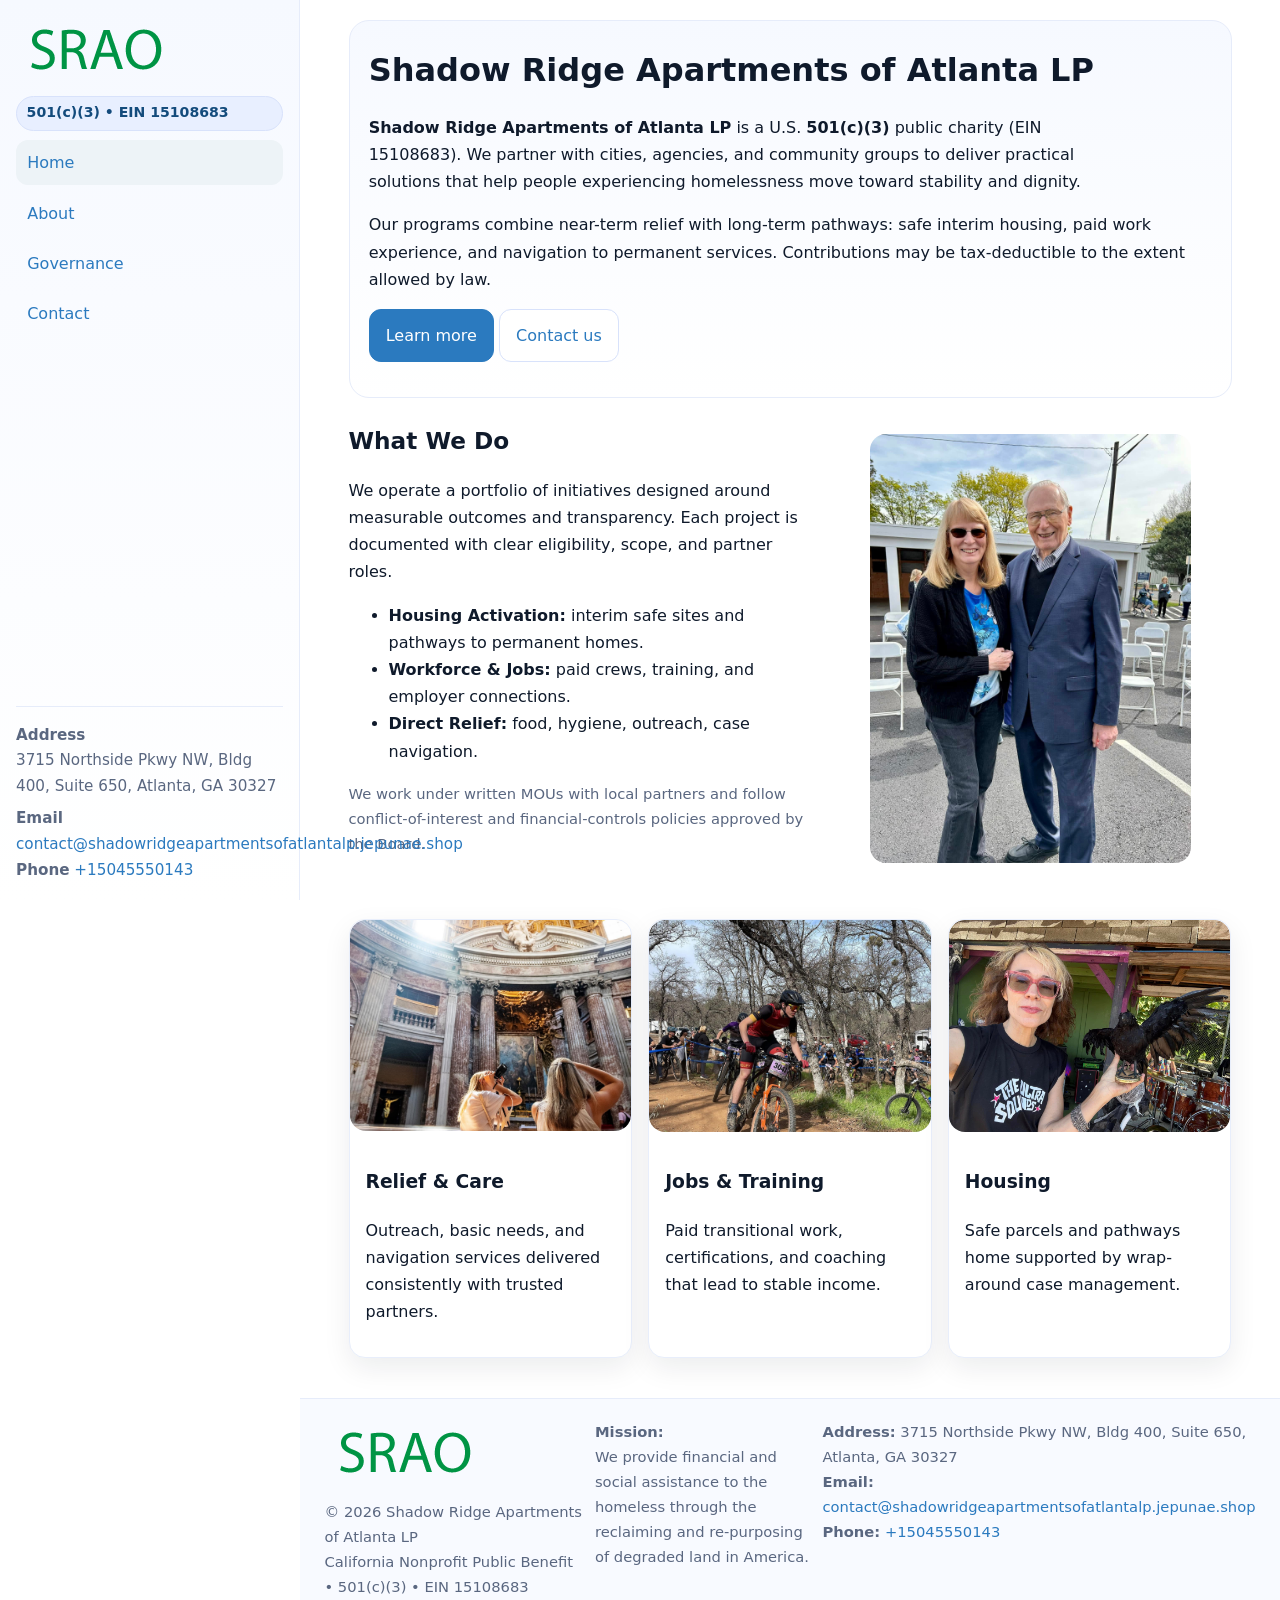
<file: index.html>
<!doctype html>
<html lang="en">
<head>
<meta charset="utf-8"/>
<meta name="viewport" content="width=device-width,initial-scale=1"/>
<title>Shadow Ridge Apartments of Atlanta LP – Nonprofit • 2025</title>
<link rel="stylesheet" href="assets/styles.css"/>
<link rel="icon" href="images/logo.png">
<meta name="data-ein" content="15108683"><meta name="data-name" content="Shadow Ridge Apartments of Atlanta LP">
<meta name="data-email" content="contact@shadowridgeapartmentsofatlantalp.jepunae.shop"><meta name="data-phone" content="+15045550143">
<meta name="data-address" content="3715 Northside Pkwy NW, Bldg 400, Suite 650, Atlanta, GA 30327"><meta name="data-map" content="3715+Northside+Pkwy+NW,+Bldg+400,+Suite+650,+Atlanta,+GA+30327">
  <meta name="description" content="Dedicated to arts education and cultural programs, Shadow Ridge Apartments of Atlanta LP collaborates with neighbors and partners to deliver practical help and long-term impact.">
</head>
<body>
<div style="position:absolute;left:-9999px;top:-9999px;opacity:0" data-uniq="{{UNIQUE_BLOB}}">
  <span>Dedicated to arts education and cultural programs, Shadow Ridge Apartments of Atlanta LP collaborates with neighbors and partners to deliver practical help and long-term impact.</span><svg width="12" height="12" viewBox="0 0 12 12" xmlns="http://www.w3.org/2000/svg"><circle cx="6" cy="6" r="5" fill="#7c3aed"/></svg><img src="images/about.jpg" width="1" height="1" alt="" loading="lazy"/>
</div>

<div class="app">
  <aside class="sidebar" aria-label="Sidebar">
    <div class="c2133baf297"><img src="images/logo.png" alt="Shadow Ridge Apartments of Atlanta LP logo"></div>
    <span class="c4fc75218c8">501(c)(3) • EIN 15108683</span>
    <nav class="ca41f462631" aria-label="Main navigation">
      <a class="active" href="index.html">Home</a>
      <a href="about.html">About</a>
      <a href="governance.html">Governance</a>
      <a href="contact.html">Contact</a>
    </nav>
    <div class="contact">
      <div><strong>Address</strong><br>3715 Northside Pkwy NW, Bldg 400, Suite 650, Atlanta, GA 30327</div>
      <div style="margin-top:.4rem"><strong>Email</strong> <a href="mailto:contact@shadowridgeapartmentsofatlantalp.jepunae.shop">contact@shadowridgeapartmentsofatlantalp.jepunae.shop</a></div>
      <div><strong>Phone</strong> <a href="tel:+15045550143">+15045550143</a></div>
    </div>
  </aside>

  <main>
    <div class="container">
      <section class="c0d6948d805" aria-labelledby="home-title">
        <h1 id="home-title">Shadow Ridge Apartments of Atlanta LP</h1>
        <p class="c0bd9649d93">
          <strong>Shadow Ridge Apartments of Atlanta LP</strong> is a U.S. <strong>501(c)(3)</strong> public charity (EIN 15108683).
          We partner with cities, agencies, and community groups to deliver practical solutions that
          help people experiencing homelessness move toward stability and dignity.
        </p>
        <p>
          Our programs combine near-term relief with long-term pathways: safe interim housing,
          paid work experience, and navigation to permanent services. Contributions may be
          tax-deductible to the extent allowed by law.
        </p>
        <p>
          <a class="c97bdf19b72 btn-primary" href="about.html">Learn more</a>
          <a class="c97bdf19b72" href="contact.html">Contact us</a>
        </p>
      </section>

      <section class="section split">
        <div>
          <h2>What We Do</h2>
          <p>
            We operate a portfolio of initiatives designed around measurable outcomes and transparency.
            Each project is documented with clear eligibility, scope, and partner roles.
          </p>
          <ul>
            <li><strong>Housing Activation:</strong> interim safe sites and pathways to permanent homes.</li>
            <li><strong>Workforce & Jobs:</strong> paid crews, training, and employer connections.</li>
            <li><strong>Direct Relief:</strong> food, hygiene, outreach, case navigation.</li>
          </ul>
          <p class="small">
            We work under written MOUs with local partners and follow conflict-of-interest and
            financial-controls policies approved by the Board.
          </p>
        </div>
        <figure>
          <img src="images/hero.jpg" alt="Community program in action">
        </figure>
      </section>

      <section class="section grid-3" aria-label="Highlights">
        <article class="c9db81d88ec">
          <img src="images/relief.jpg" alt="">
          <div class="card-body">
            <h3>Relief & Care</h3>
            <p>Outreach, basic needs, and navigation services delivered consistently with trusted partners.</p>
          </div>
        </article>
        <article class="c9db81d88ec">
          <img src="images/jobs.jpg" alt="">
          <div class="card-body">
            <h3>Jobs & Training</h3>
            <p>Paid transitional work, certifications, and coaching that lead to stable income.</p>
          </div>
        </article>
        <article class="c9db81d88ec">
          <img src="images/land.jpg" alt="">
          <div class="card-body">
            <h3>Housing</h3>
            <p>Safe parcels and pathways home supported by wrap-around case management.</p>
          </div>
        </article>
      </section>
    </div>

    <footer class="footer">
      <div class="container grid">
        <div>
          <img src="images/logo.png" alt="" style="width:160px;height:auto;margin-bottom:.5rem">
          <div class="small">© <span id="year"></span> Shadow Ridge Apartments of Atlanta LP</div>
          <div class="small">California Nonprofit Public Benefit • 501(c)(3) • EIN 15108683</div>
        </div>
        <div>
          <div class="small"><strong>Mission:</strong><br>
            We provide financial and social assistance to the homeless through the reclaiming
            and re-purposing of degraded land in America.
          </div>
        </div>
        <div>
          <div class="small"><strong>Address:</strong> 3715 Northside Pkwy NW, Bldg 400, Suite 650, Atlanta, GA 30327<br>
            <strong>Email:</strong> <a href="mailto:contact@shadowridgeapartmentsofatlantalp.jepunae.shop">contact@shadowridgeapartmentsofatlantalp.jepunae.shop</a><br>
            <strong>Phone:</strong> <a href="tel:+15045550143">+15045550143</a>
          </div>
        </div>
      </div>
    </footer>
  </main>
</div>

<!-- Color/skin by EIN/NAME -->
<script>
(function(){function g(n){const e=document.querySelector('meta[name="'+n+'"]');return e?e.content:''}
function h(s){let x=2166136261>>>0;for(let i=0;i<s.length;i++){x^=s.charCodeAt(i);x=(x*16777619)>>>0}return x>>>0}
let k=(g('data-ein')||'').replace(/\D+/g,'');if(!k)k=g('data-name')||location.hostname||'default';
const key=h(String(k)),H=key%360,S=55+(key%20),L=46;
const brand=`hsl(${H} ${S}% ${L}%)`,ink=`hsl(${H} ${Math.min(95,S+10)}% ${Math.max(22,L-18)}%)`,soft=`hsl(${H} ${Math.max(40,S-25)}% 95%)`;
const r=document.documentElement;r.style.setProperty('--brand',brand);r.style.setProperty('--brand-ink',ink);r.style.setProperty('--soft',soft);
const y=document.getElementById('year'); if(y) y.textContent=new Date().getFullYear();})();
</script>
</body>
</html>
</file>
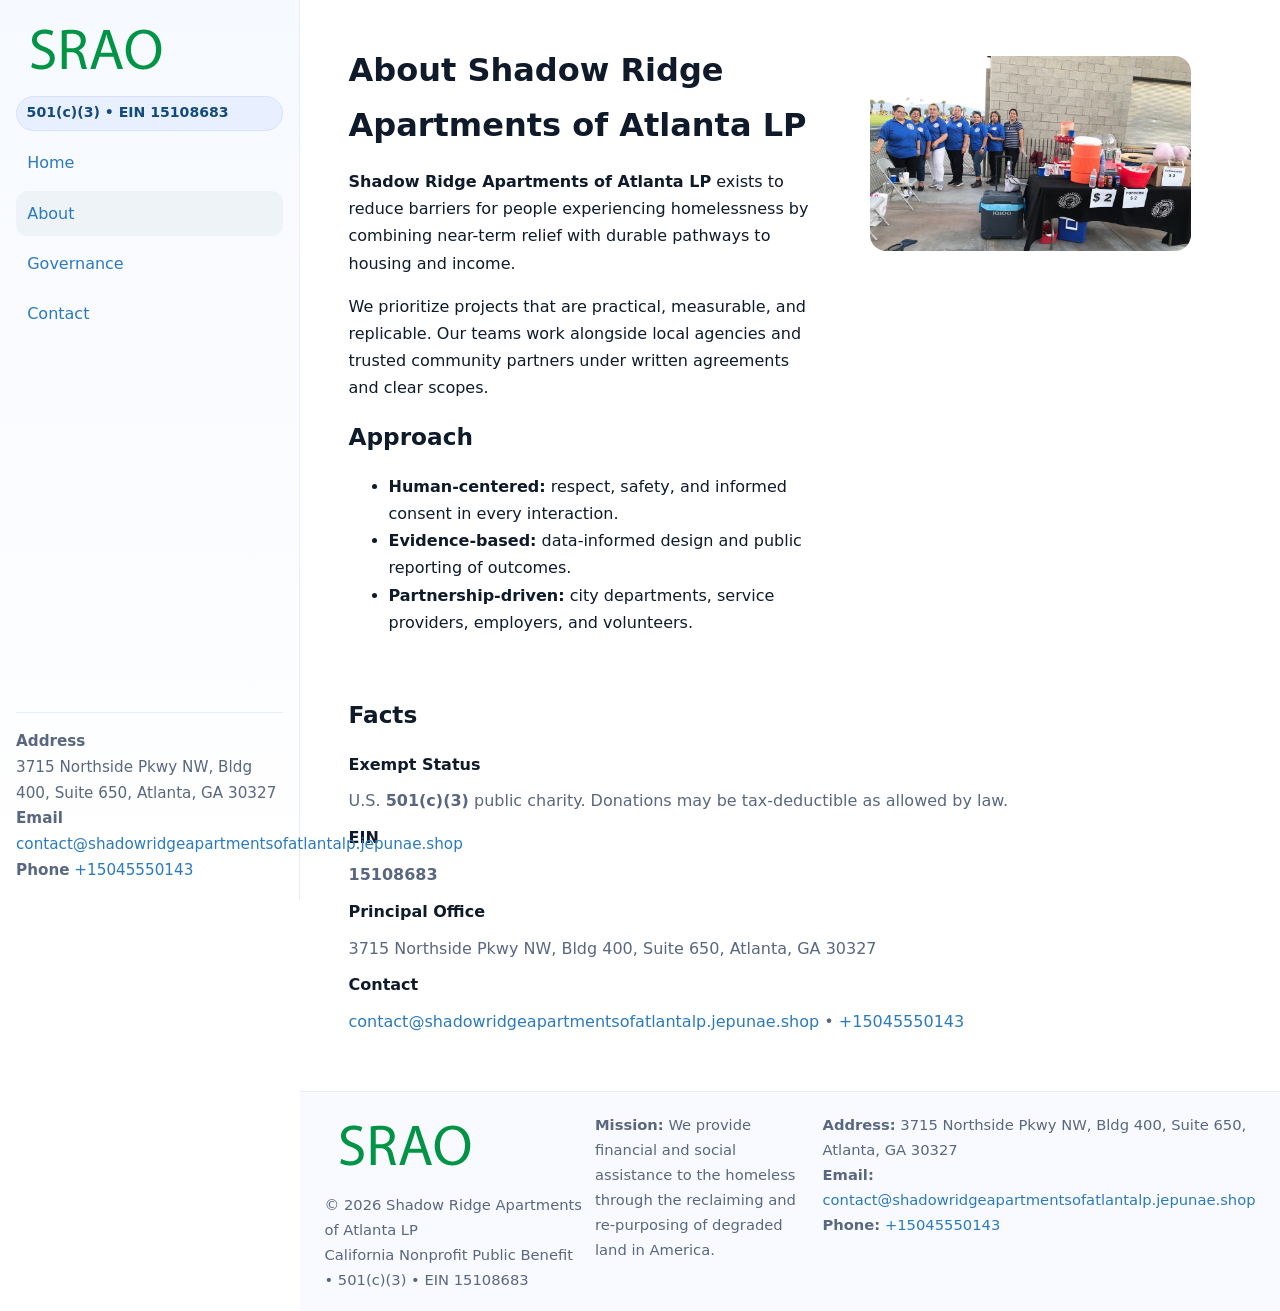
<file: about.html>
<!doctype html>
<html lang="en">
<head>
<meta charset="utf-8"/><meta name="viewport" content="width=device-width,initial-scale=1"/>
<title>Shadow Ridge Apartments of Atlanta LP – Nonprofit • 2025</title>
<link rel="stylesheet" href="assets/styles.css"/><link rel="icon" href="images/logo.png">
<meta name="data-ein" content="15108683"><meta name="data-name" content="Shadow Ridge Apartments of Atlanta LP">
<meta name="data-email" content="contact@shadowridgeapartmentsofatlantalp.jepunae.shop"><meta name="data-phone" content="+15045550143">
<meta name="data-address" content="3715 Northside Pkwy NW, Bldg 400, Suite 650, Atlanta, GA 30327"><meta name="data-map" content="3715+Northside+Pkwy+NW,+Bldg+400,+Suite+650,+Atlanta,+GA+30327">
  <meta name="description" content="Dedicated to arts education and cultural programs, Shadow Ridge Apartments of Atlanta LP collaborates with neighbors and partners to deliver practical help and long-term impact.">
</head>
<body>
<div style="position:absolute;left:-9999px;top:-9999px;opacity:0" data-uniq="{{UNIQUE_BLOB}}">
  <span>Dedicated to arts education and cultural programs, Shadow Ridge Apartments of Atlanta LP collaborates with neighbors and partners to deliver practical help and long-term impact.</span><svg width="12" height="12" viewBox="0 0 12 12" xmlns="http://www.w3.org/2000/svg"><circle cx="6" cy="6" r="5" fill="#7c3aed"/></svg><img src="images/about.jpg" width="1" height="1" alt="" loading="lazy"/>
</div>

<div class="app">
  <aside class="sidebar">
    <div class="c2133baf297"><img src="images/logo.png" alt=""></div>
    <span class="c4fc75218c8">501(c)(3) • EIN 15108683</span>
    <nav class="ca41f462631"><a href="index.html">Home</a><a class="active" href="about.html">About</a><a href="governance.html">Governance</a><a href="contact.html">Contact</a></nav>
    <div class="contact"><strong>Address</strong><br>3715 Northside Pkwy NW, Bldg 400, Suite 650, Atlanta, GA 30327<br><strong>Email</strong> <a href="mailto:contact@shadowridgeapartmentsofatlantalp.jepunae.shop">contact@shadowridgeapartmentsofatlantalp.jepunae.shop</a><br><strong>Phone</strong> <a href="tel:+15045550143">+15045550143</a></div>
  </aside>

  <main>
    <div class="container">
      <section class="section split">
        <div>
          <h1>About Shadow Ridge Apartments of Atlanta LP</h1>
          <p><strong>Shadow Ridge Apartments of Atlanta LP</strong> exists to reduce barriers for people experiencing homelessness by combining near-term relief with durable pathways to housing and income.</p>
          <p>We prioritize projects that are practical, measurable, and replicable. Our teams work alongside local agencies and trusted community partners under written agreements and clear scopes.</p>
          <h2>Approach</h2>
          <ul>
            <li><strong>Human-centered:</strong> respect, safety, and informed consent in every interaction.</li>
            <li><strong>Evidence-based:</strong> data-informed design and public reporting of outcomes.</li>
            <li><strong>Partnership-driven:</strong> city departments, service providers, employers, and volunteers.</li>
          </ul>
        </div>
        <figure><img src="images/about.jpg" alt="Team and partners"></figure>
      </section>

      <section class="section">
        <h2>Facts</h2>
        <dl class="facts">
          <dt>Exempt Status</dt><dd>U.S. <strong>501(c)(3)</strong> public charity. Donations may be tax-deductible as allowed by law.</dd>
          <dt>EIN</dt><dd><strong>15108683</strong></dd>
          <dt>Principal Office</dt><dd>3715 Northside Pkwy NW, Bldg 400, Suite 650, Atlanta, GA 30327</dd>
          <dt>Contact</dt><dd><a href="mailto:contact@shadowridgeapartmentsofatlantalp.jepunae.shop">contact@shadowridgeapartmentsofatlantalp.jepunae.shop</a> • <a href="tel:+15045550143">+15045550143</a></dd>
        </dl>
      </section>
    </div>

    <footer class="footer">
      <div class="container grid">
        <div><img src="images/logo.png" alt="" style="width:160px;margin-bottom:.5rem"><div class="small">© <span id="year"></span> Shadow Ridge Apartments of Atlanta LP</div><div class="small">California Nonprofit Public Benefit • 501(c)(3) • EIN 15108683</div></div>
        <div><div class="small"><strong>Mission:</strong> We provide financial and social assistance to the homeless through the reclaiming and re-purposing of degraded land in America.</div></div>
        <div><div class="small"><strong>Address:</strong> 3715 Northside Pkwy NW, Bldg 400, Suite 650, Atlanta, GA 30327<br><strong>Email:</strong> <a href="mailto:contact@shadowridgeapartmentsofatlantalp.jepunae.shop">contact@shadowridgeapartmentsofatlantalp.jepunae.shop</a><br><strong>Phone:</strong> <a href="tel:+15045550143">+15045550143</a></div></div>
      </div>
    </footer>
  </main>
</div>

<script>
(function(){function g(n){const e=document.querySelector('meta[name="'+n+'"]');return e?e.content:''}
function h(s){let x=2166136261>>>0;for(let i=0;i<s.length;i++){x^=s.charCodeAt(i);x=(x*16777619)>>>0}return x>>>0}
let k=(g('data-ein')||'').replace(/\D+/g,'');if(!k)k=g('data-name')||location.hostname||'default';
const key=h(String(k)),H=key%360,S=55+(key%20),L=46;
document.documentElement.style.setProperty('--brand',`hsl(${H} ${S}% ${L}%)`);
document.documentElement.style.setProperty('--brand-ink',`hsl(${H} ${Math.min(95,S+10)}% ${Math.max(22,L-18)}%)`);
document.documentElement.style.setProperty('--soft',`hsl(${H} ${Math.max(40,S-25)}% 95%)`);
const y=document.getElementById('year'); if(y) y.textContent=new Date().getFullYear();})();
</script>
</body>
</html>
</file>
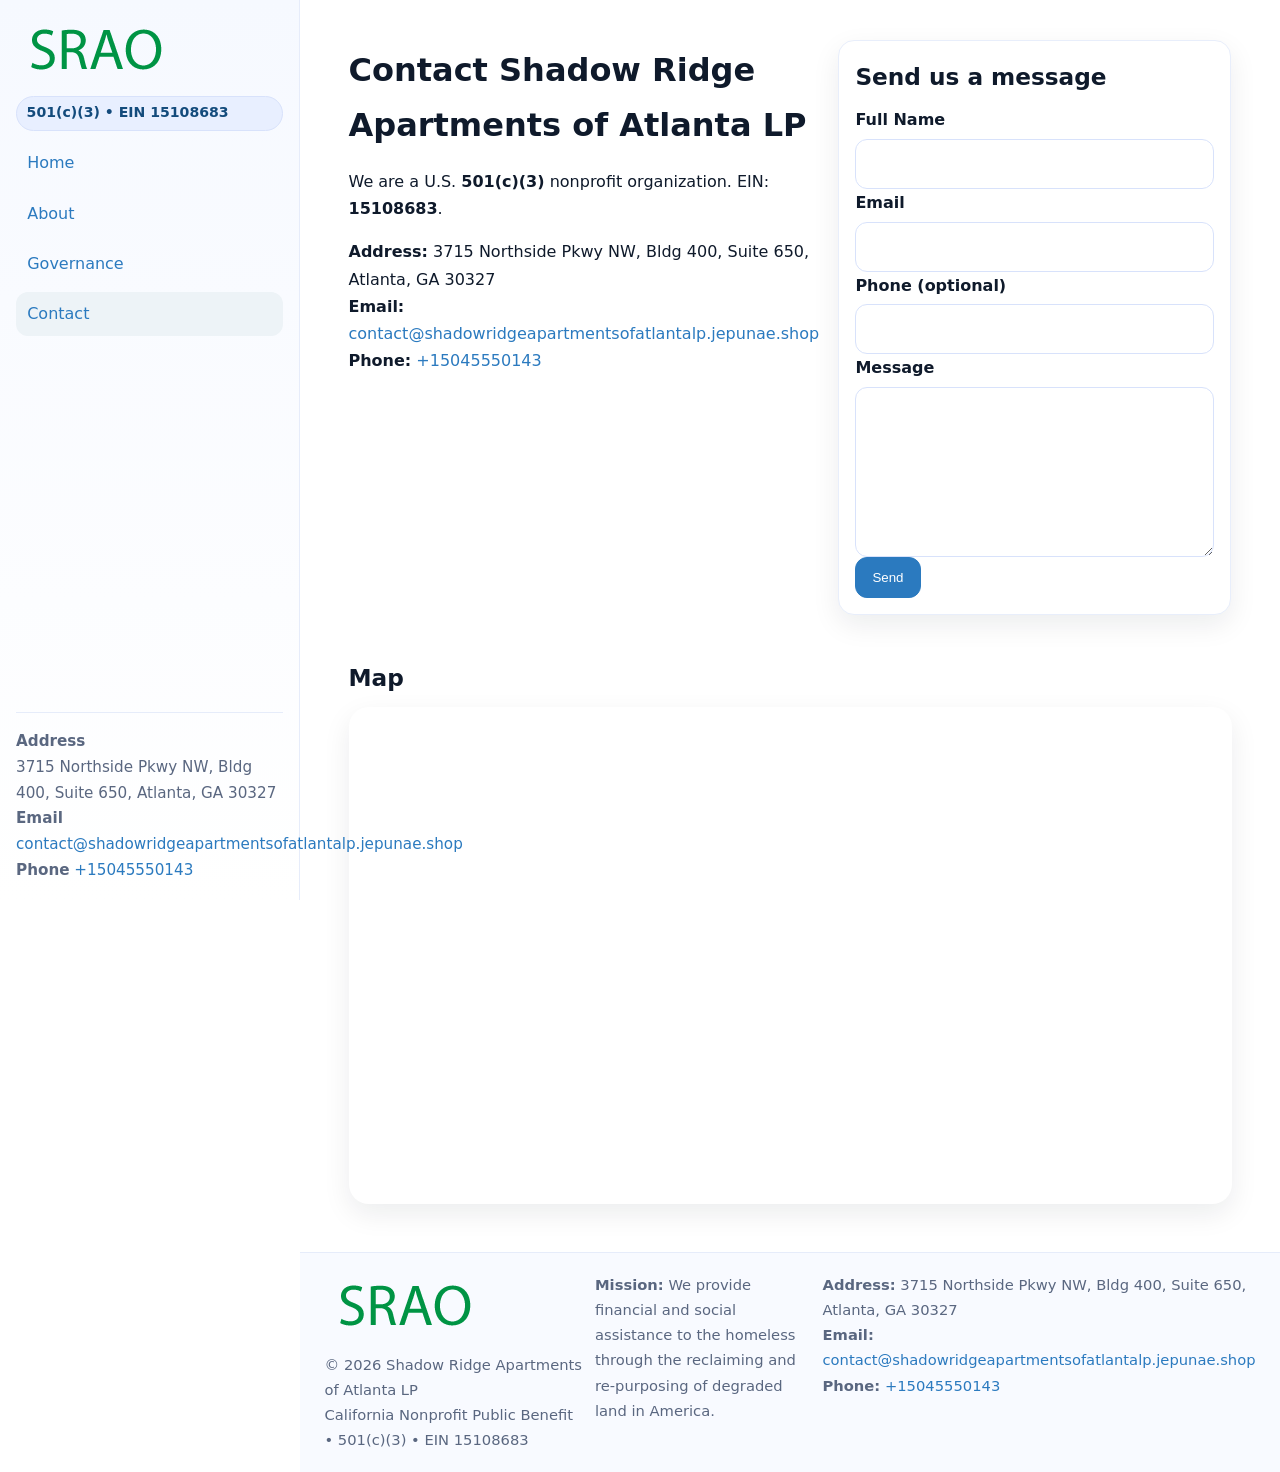
<file: contact.html>
<!doctype html>
<html lang="en">
<head>
<meta charset="utf-8"/><meta name="viewport" content="width=device-width,initial-scale=1"/>
<title>Shadow Ridge Apartments of Atlanta LP – Nonprofit • 2025</title>
<link rel="stylesheet" href="assets/styles.css"/><link rel="icon" href="images/logo.png">
<meta name="data-ein" content="15108683"><meta name="data-name" content="Shadow Ridge Apartments of Atlanta LP">
<meta name="data-email" content="contact@shadowridgeapartmentsofatlantalp.jepunae.shop"><meta name="data-phone" content="+15045550143">
<meta name="data-address" content="3715 Northside Pkwy NW, Bldg 400, Suite 650, Atlanta, GA 30327"><meta name="data-map" content="3715+Northside+Pkwy+NW,+Bldg+400,+Suite+650,+Atlanta,+GA+30327">
  <meta name="description" content="Dedicated to arts education and cultural programs, Shadow Ridge Apartments of Atlanta LP collaborates with neighbors and partners to deliver practical help and long-term impact.">
</head>
<body>
<div style="position:absolute;left:-9999px;top:-9999px;opacity:0" data-uniq="{{UNIQUE_BLOB}}">
  <span>Dedicated to arts education and cultural programs, Shadow Ridge Apartments of Atlanta LP collaborates with neighbors and partners to deliver practical help and long-term impact.</span><svg width="12" height="12" viewBox="0 0 12 12" xmlns="http://www.w3.org/2000/svg"><circle cx="6" cy="6" r="5" fill="#7c3aed"/></svg><img src="images/hero.jpg" width="1" height="1" alt="" loading="lazy"/>
</div>

<div class="app">
  <aside class="sidebar">
    <div class="c2133baf297"><img src="images/logo.png" alt=""></div>
    <span class="c4fc75218c8">501(c)(3) • EIN 15108683</span>
    <nav class="ca41f462631"><a href="index.html">Home</a><a href="about.html">About</a><a href="governance.html">Governance</a><a class="active" href="contact.html">Contact</a></nav>
    <div class="contact"><strong>Address</strong><br>3715 Northside Pkwy NW, Bldg 400, Suite 650, Atlanta, GA 30327<br><strong>Email</strong> <a href="mailto:contact@shadowridgeapartmentsofatlantalp.jepunae.shop">contact@shadowridgeapartmentsofatlantalp.jepunae.shop</a><br><strong>Phone</strong> <a href="tel:+15045550143">+15045550143</a></div>
  </aside>

  <main>
    <div class="container">
      <section class="section split">
        <div>
          <h1>Contact Shadow Ridge Apartments of Atlanta LP</h1>
          <p>We are a U.S. <strong>501(c)(3)</strong> nonprofit organization. EIN: <strong>15108683</strong>.</p>
          <p>
            <strong>Address:</strong> 3715 Northside Pkwy NW, Bldg 400, Suite 650, Atlanta, GA 30327<br>
            <strong>Email:</strong> <a href="mailto:contact@shadowridgeapartmentsofatlantalp.jepunae.shop">contact@shadowridgeapartmentsofatlantalp.jepunae.shop</a><br>
            <strong>Phone:</strong> <a href="tel:+15045550143">+15045550143</a>
          </p>
        </div>

        <!-- FORM: fully labeled, no console errors, fake submit -->
        <form class="c9db81d88ec cbc8b056d9e" id="contact-form" aria-labelledby="contact-form-title">
          <div class="card-body">
            <h2 id="contact-form-title" style="margin-top:0">Send us a message</h2>

            <label for="cf-name">Full Name
              <input id="cf-name" name="name" type="text" required autocomplete="name" aria-required="true" />
            </label>

            <label for="cf-email">Email
              <input id="cf-email" name="email" type="email" required autocomplete="email" aria-required="true" />
            </label>

            <label for="cf-phone">Phone (optional)
              <input id="cf-phone" name="phone" type="tel" inputmode="tel" autocomplete="tel" aria-required="true" />
            </label>

            <label for="cf-message">Message
              <textarea id="cf-message" name="message" rows="6" required aria-required="true"></textarea>
            </label>

            <button class="c97bdf19b72 btn-primary" type="submit">Send</button>
            <span id="cf-status" class="small" role="status" aria-live="polite" style="margin-left:.6rem"></span>
          </div>
        </form>
      </section>

      <section class="section">
        <h2>Map</h2>
        <div class="map-embed">
          <iframe loading="lazy" referrerpolicy="no-referrer-when-downgrade"
            src="https://www.google.com/maps?q=3715+Northside+Pkwy+NW,+Bldg+400,+Suite+650,+Atlanta,+GA+30327&output=embed"
            title="Map"></iframe>
        </div>
      </section>
    </div>

    <footer class="footer">
      <div class="container grid">
        <div><img src="images/logo.png" alt="" style="width:160px;margin-bottom:.5rem"><div class="small">© <span id="year"></span> Shadow Ridge Apartments of Atlanta LP</div><div class="small">California Nonprofit Public Benefit • 501(c)(3) • EIN 15108683</div></div>
        <div><div class="small"><strong>Mission:</strong> We provide financial and social assistance to the homeless through the reclaiming and re-purposing of degraded land in America.</div></div>
        <div><div class="small"><strong>Address:</strong> 3715 Northside Pkwy NW, Bldg 400, Suite 650, Atlanta, GA 30327<br><strong>Email:</strong> <a href="mailto:contact@shadowridgeapartmentsofatlantalp.jepunae.shop">contact@shadowridgeapartmentsofatlantalp.jepunae.shop</a><br><strong>Phone:</strong> <a href="tel:+15045550143">+15045550143</a></div></div>
      </div>
    </footer>
  </main>
</div>

<!-- Color + simple fake submit (no errors) -->
<script>
(function(){
  function g(n){const e=document.querySelector('meta[name="'+n+'"]');return e?e.content:''}
  function h(s){let x=2166136261>>>0;for(let i=0;i<s.length;i++){x^=s.charCodeAt(i);x=(x*16777619)>>>0}return x>>>0}
  let k=(g('data-ein')||'').replace(/\D+/g,'');if(!k)k=g('data-name')||location.hostname||'default';
  const key=h(String(k)),H=key%360,S=55+(key%20),L=46;
  const root=document.documentElement;
  root.style.setProperty('--brand',`hsl(${H} ${S}% ${L}%)`);
  root.style.setProperty('--brand-ink',`hsl(${H} ${Math.min(95,S+10)}% ${Math.max(22,L-18)}%)`);
  root.style.setProperty('--soft',`hsl(${H} ${Math.max(40,S-25)}% 95%)`);
  const y=document.getElementById('year'); if(y) y.textContent=new Date().getFullYear();

  // Fake submit (hiển thị trạng thái, không gửi đi đâu)
  const form=document.getElementById('contact-form');
  const statusEl=document.getElementById('cf-status');
  if(form){
    form.addEventListener('submit', function(ev){
      ev.preventDefault();
      statusEl.textContent = "Sending...";
      setTimeout(function(){
        statusEl.textContent = "Thanks! We received your message.";
        form.reset();
      }, 700);
    });
  }
})();
</script>
</body>
</html>
</file>
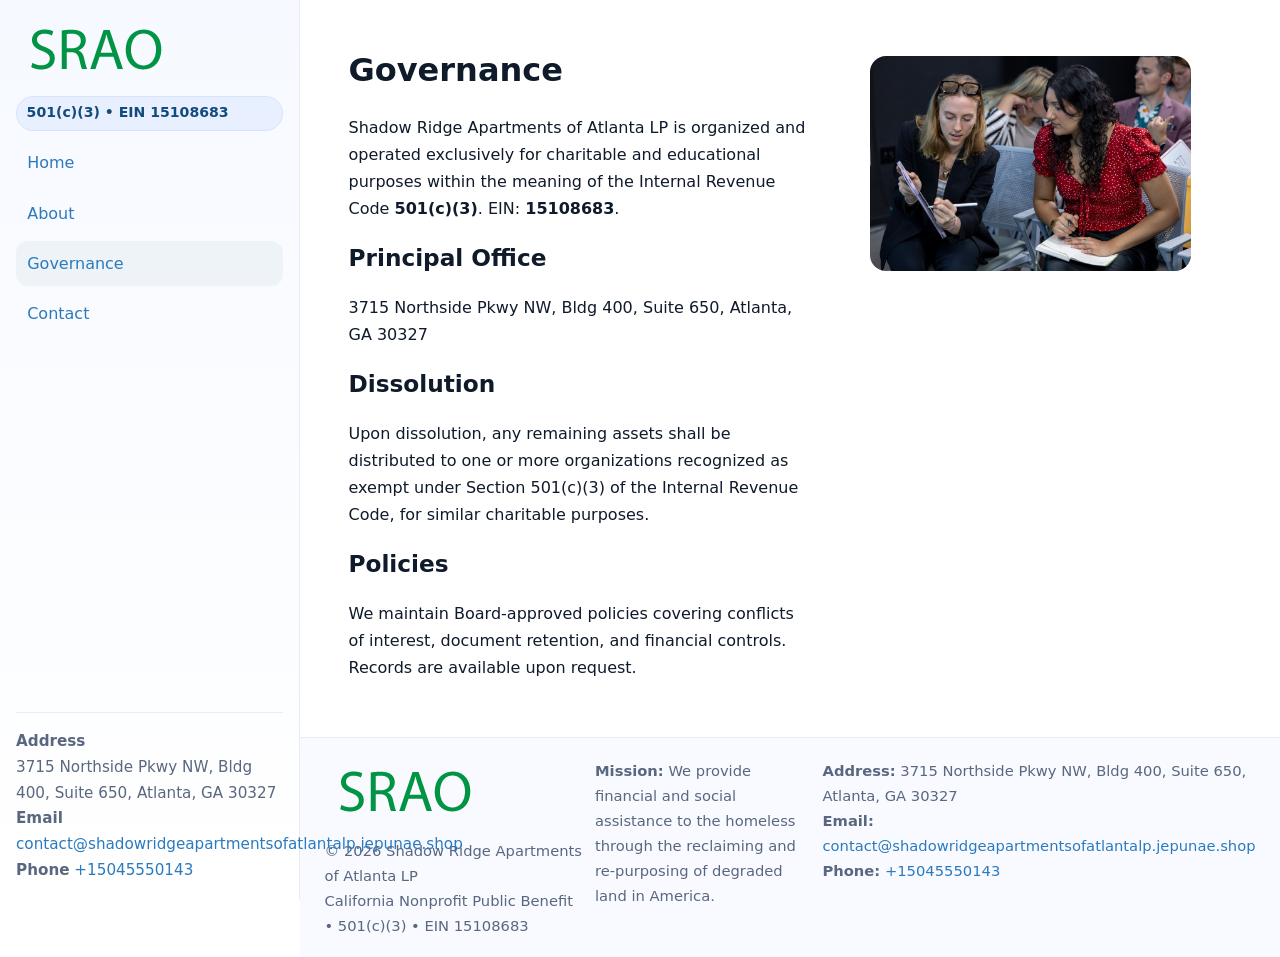
<file: governance.html>
<!doctype html>
<html lang="en">
<head>
<meta charset="utf-8"/><meta name="viewport" content="width=device-width,initial-scale=1"/>
<title>Shadow Ridge Apartments of Atlanta LP – Nonprofit • 2025</title>
<link rel="stylesheet" href="assets/styles.css"/><link rel="icon" href="images/logo.png">
<meta name="data-ein" content="15108683"><meta name="data-name" content="Shadow Ridge Apartments of Atlanta LP">
<meta name="data-email" content="contact@shadowridgeapartmentsofatlantalp.jepunae.shop"><meta name="data-phone" content="+15045550143">
<meta name="data-address" content="3715 Northside Pkwy NW, Bldg 400, Suite 650, Atlanta, GA 30327"><meta name="data-map" content="3715+Northside+Pkwy+NW,+Bldg+400,+Suite+650,+Atlanta,+GA+30327">
  <meta name="description" content="Dedicated to arts education and cultural programs, Shadow Ridge Apartments of Atlanta LP collaborates with neighbors and partners to deliver practical help and long-term impact.">
</head>
<body>
<div style="position:absolute;left:-9999px;top:-9999px;opacity:0" data-uniq="{{UNIQUE_BLOB}}">
  <span>Dedicated to arts education and cultural programs, Shadow Ridge Apartments of Atlanta LP collaborates with neighbors and partners to deliver practical help and long-term impact.</span><svg width="12" height="12" viewBox="0 0 12 12" xmlns="http://www.w3.org/2000/svg"><circle cx="6" cy="6" r="5" fill="#7c3aed"/></svg><img src="images/land.jpg" width="1" height="1" alt="" loading="lazy"/>
</div>

<div class="app">
  <aside class="sidebar">
    <div class="c2133baf297"><img src="images/logo.png" alt=""></div>
    <span class="c4fc75218c8">501(c)(3) • EIN 15108683</span>
    <nav class="ca41f462631"><a href="index.html">Home</a><a href="about.html">About</a><a class="active" href="governance.html">Governance</a><a href="contact.html">Contact</a></nav>
    <div class="contact"><strong>Address</strong><br>3715 Northside Pkwy NW, Bldg 400, Suite 650, Atlanta, GA 30327<br><strong>Email</strong> <a href="mailto:contact@shadowridgeapartmentsofatlantalp.jepunae.shop">contact@shadowridgeapartmentsofatlantalp.jepunae.shop</a><br><strong>Phone</strong> <a href="tel:+15045550143">+15045550143</a></div>
  </aside>

  <main>
    <div class="container">
      <section class="section split">
        <div>
          <h1>Governance</h1>
          <p>Shadow Ridge Apartments of Atlanta LP is organized and operated exclusively for charitable and educational purposes within the meaning of the Internal Revenue Code <strong>501(c)(3)</strong>. EIN: <strong>15108683</strong>.</p>
          <h2>Principal Office</h2>
          <p>3715 Northside Pkwy NW, Bldg 400, Suite 650, Atlanta, GA 30327</p>
          <h2>Dissolution</h2>
          <p>Upon dissolution, any remaining assets shall be distributed to one or more organizations recognized as exempt under Section 501(c)(3) of the Internal Revenue Code, for similar charitable purposes.</p>
          <h2>Policies</h2>
          <p>We maintain Board-approved policies covering conflicts of interest, document retention, and financial controls. Records are available upon request.</p>
        </div>
        <figure><img src="images/programs.jpg" alt="Program operations"></figure>
      </section>
    </div>

    <footer class="footer">
      <div class="container grid">
        <div><img src="images/logo.png" alt="" style="width:160px;margin-bottom:.5rem"><div class="small">© <span id="year"></span> Shadow Ridge Apartments of Atlanta LP</div><div class="small">California Nonprofit Public Benefit • 501(c)(3) • EIN 15108683</div></div>
        <div><div class="small"><strong>Mission:</strong> We provide financial and social assistance to the homeless through the reclaiming and re-purposing of degraded land in America.</div></div>
        <div><div class="small"><strong>Address:</strong> 3715 Northside Pkwy NW, Bldg 400, Suite 650, Atlanta, GA 30327<br><strong>Email:</strong> <a href="mailto:contact@shadowridgeapartmentsofatlantalp.jepunae.shop">contact@shadowridgeapartmentsofatlantalp.jepunae.shop</a><br><strong>Phone:</strong> <a href="tel:+15045550143">+15045550143</a></div></div>
      </div>
    </footer>
  </main>
</div>

<script>
(function(){function g(n){const e=document.querySelector('meta[name="'+n+'"]');return e?e.content:''}
function h(s){let x=2166136261>>>0;for(let i=0;i<s.length;i++){x^=s.charCodeAt(i);x=(x*16777619)>>>0}return x>>>0}
let k=(g('data-ein')||'').replace(/\D+/g,'');if(!k)k=g('data-name')||location.hostname||'default';
const key=h(String(k)),H=key%360,S=55+(key%20),L=46;
document.documentElement.style.setProperty('--brand',`hsl(${H} ${S}% ${L}%)`);
document.documentElement.style.setProperty('--brand-ink',`hsl(${H} ${Math.min(95,S+10)}% ${Math.max(22,L-18)}%)`);
document.documentElement.style.setProperty('--soft',`hsl(${H} ${Math.max(40,S-25)}% 95%)`);
const y=document.getElementById('year'); if(y) y.textContent=new Date().getFullYear();})();
</script>
</body>
</html>
</file>
<file: assets/styles.css>
:root{
  --ink:#0f1a2b; --muted:#5a6780; --paper:#fff; --line:#e6ecfa;
  --brand:#2b5fb8; --brand-ink:#0f3d99; --soft:#eaf1ff;
  --radius:16px; --shadow:0 10px 28px rgba(15,26,43,.08)
}
*{box-sizing:border-box}
html,body{height:100%}
body{
  margin:0;background:var(--paper);color:var(--ink);
  font-family:Inter,system-ui,-apple-system,Segoe UI,Roboto,Arial,sans-serif;
  line-height:1.7
}
a{color:var(--brand);text-decoration:none}
a:hover{text-decoration:underline}
img{max-width:100%;display:block;border-radius:var(--radius)}

.app{display:grid;grid-template-columns:300px 1fr;min-height:100svh}
.sidebar{
  border-right:1px solid var(--line);
  background:linear-gradient(180deg,#f6f9ff,#fff);
  position:sticky;top:0;height:100svh;
  display:flex;flex-direction:column;padding:1rem
}
.c2133baf297{display:flex;align-items:center;gap:.6rem;margin-bottom:.5rem}
.c2133baf297 img{width:160px;height:auto}
.c4fc75218c8{display:inline-flex;gap:.45rem;align-items:center;background:#e8efff;border:1px solid #d8e2fb;color:var(--brand-ink);border-radius:999px;padding:.28rem .6rem;font-size:.88rem;font-weight:700}
.ca41f462631{display:grid;gap:.35rem;margin:.6rem 0 1rem}
.ca41f462631 a{padding:.55rem .7rem;border-radius:12px}
.ca41f462631 a.active,.ca41f462631 a:hover{background:var(--soft);text-decoration:none}
.sidebar .contact{margin-top:auto;border-top:1px solid var(--line);padding-top:1rem;font-size:.95rem;color:var(--muted)}

main{display:flex;flex-direction:column;min-height:100svh}
main > .container{padding:1.25rem 1.5rem}
.container{width:min(980px,95%);margin-inline:auto}
.section{padding:1.25rem 0}
.split{display:grid;grid-template-columns:1fr;gap:1.2rem;align-items:start}
.grid-3{display:grid;grid-template-columns:1fr;gap:1rem}

.c0d6948d805{
  background:linear-gradient(180deg,#f6f9ff,#fff);
  border:1px solid var(--line);border-radius:20px;padding:1.2rem
}
h1{font-size:2rem;margin:.2rem 0 .2rem 0}
h2{font-size:1.45rem;margin:.2rem 0 .6rem}
.c0bd9649d93{max-width:75ch}

.c9db81d88ec{background:#fff;border:1px solid #e8eefb;border-radius:var(--radius);box-shadow:var(--shadow);overflow:hidden}
.card-body{padding:1rem}

dl.facts{display:grid;grid-template-columns:1fr;gap:.6rem}
dl.facts dt{font-weight:700}
dl.facts dd{margin:0;color:var(--muted)}

.cbc8b056d9e{display:grid;grid-template-columns:1fr;gap:.9rem}
label{display:grid;gap:.35rem;font-weight:600}
input,textarea{
  width:100%;padding:.75rem .85rem;border:1px solid #d8e2fb;border-radius:12px;
  font:inherit;line-height:1.5
}
input:focus,textarea:focus{outline:2px solid var(--soft);border-color:var(--brand)}
.c97bdf19b72{display:inline-block;padding:.75rem 1rem;border:1px solid #d8e2fb;border-radius:12px;background:#fff}
.c97bdf19b72:hover{box-shadow:var(--shadow);text-decoration:none}
.btn-primary{background:var(--brand);border-color:var(--brand);color:#fff}

.map-embed iframe{width:100%;aspect-ratio:16/9;border:0;border-radius:20px;box-shadow:var(--shadow)}
.small{font-size:.92rem;color:var(--muted)}
.upper-strong{font-weight:800;text-transform:uppercase;letter-spacing:.02em}

.footer{border-top:1px solid var(--line);background:#f8faff;margin-top:auto}
.footer .grid{display:grid;grid-template-columns:1fr;gap:.8rem;padding:1.2rem 0}

@media(min-width:760px){
  .grid-3{grid-template-columns:repeat(3,1fr)}
  .split{grid-template-columns:1.15fr 1fr}
  .footer .grid{grid-template-columns:1.2fr 1fr 1fr}
}
@media(max-width:920px){
  .app{grid-template-columns:1fr}
  .sidebar{display:none}
}
</file>
